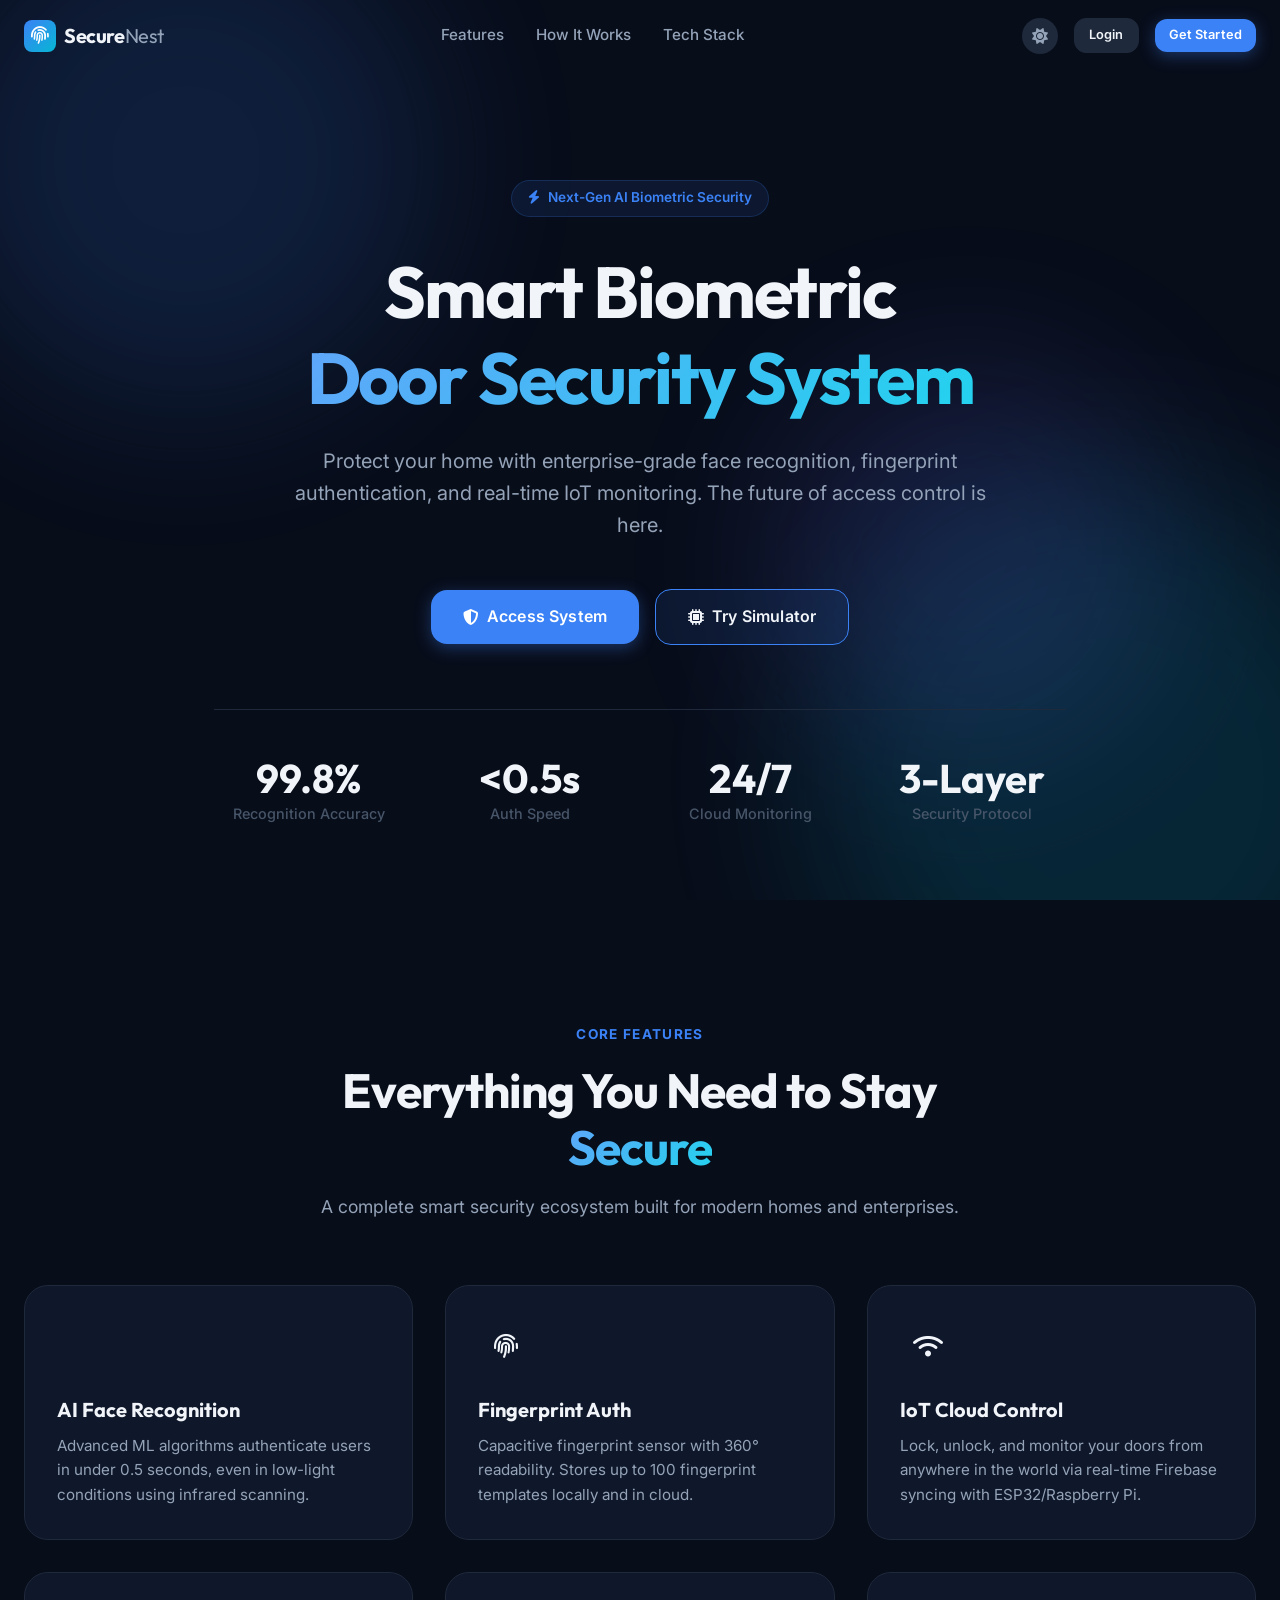
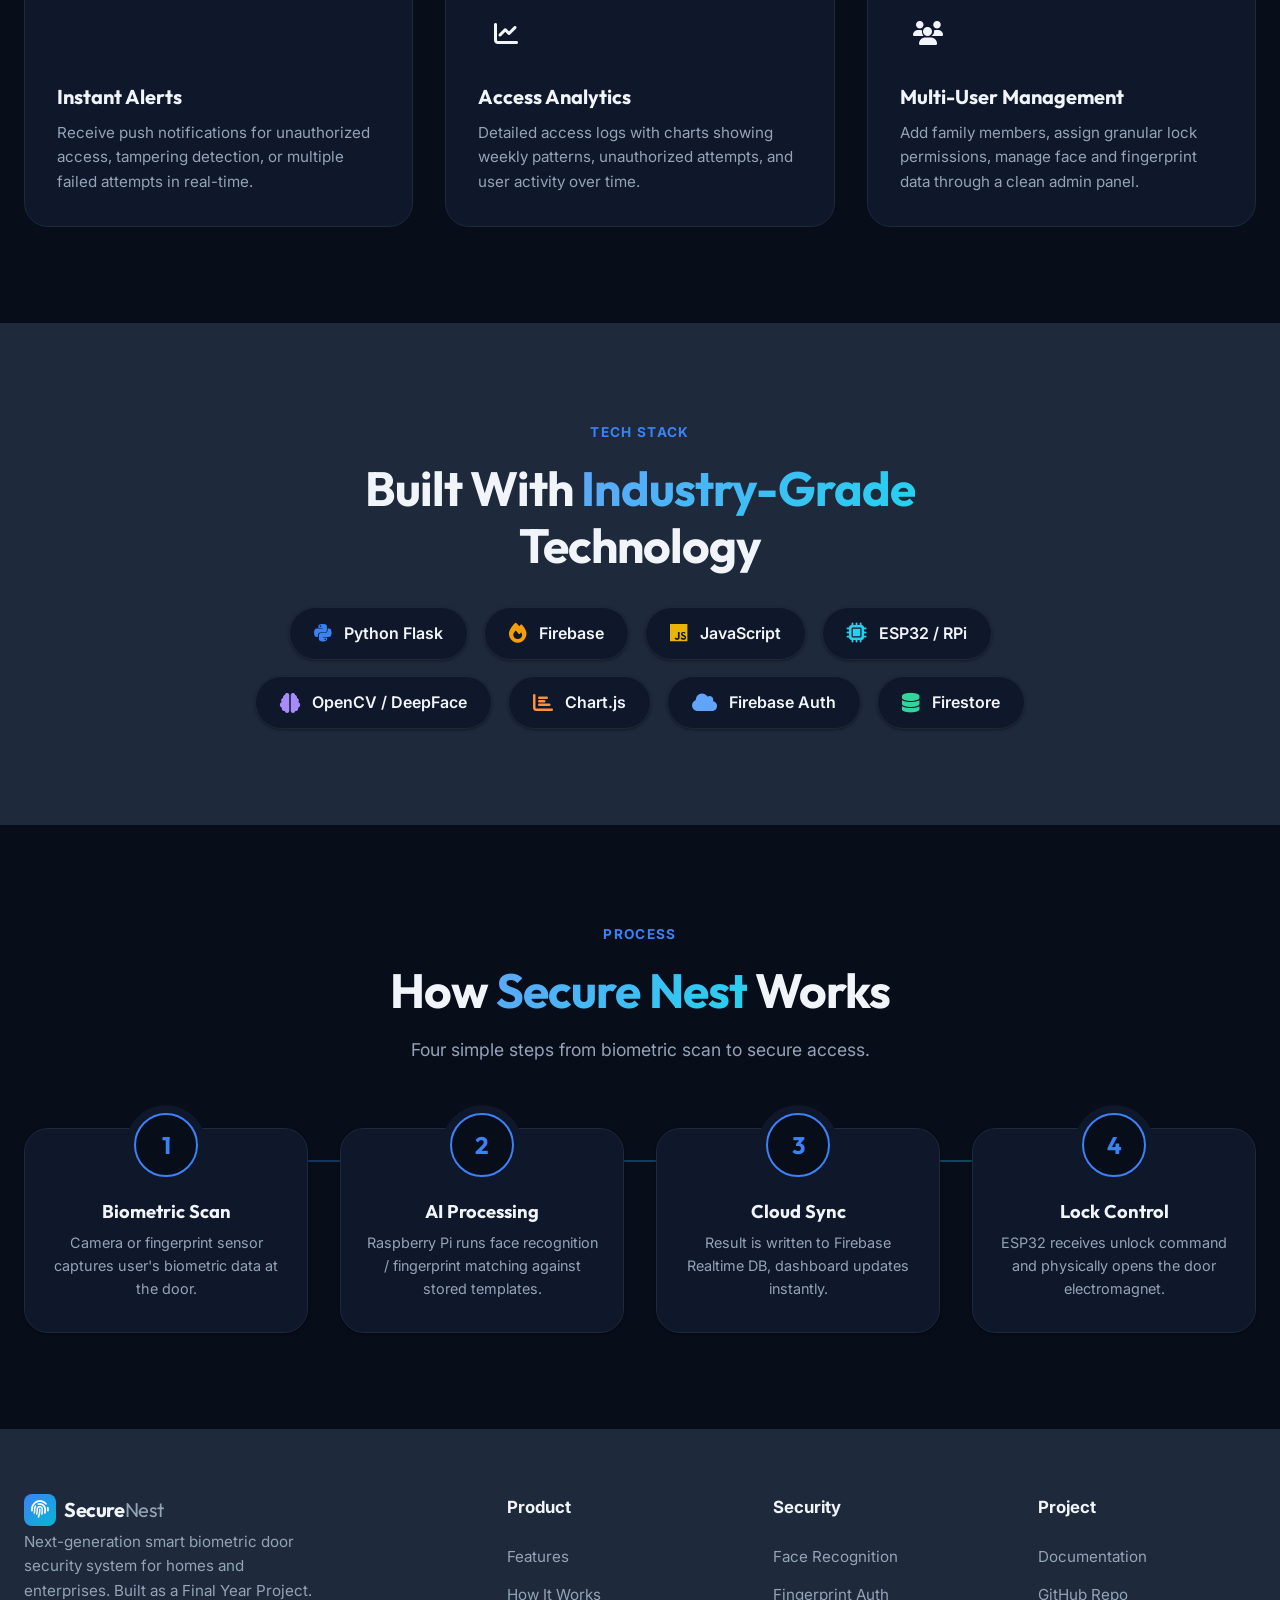
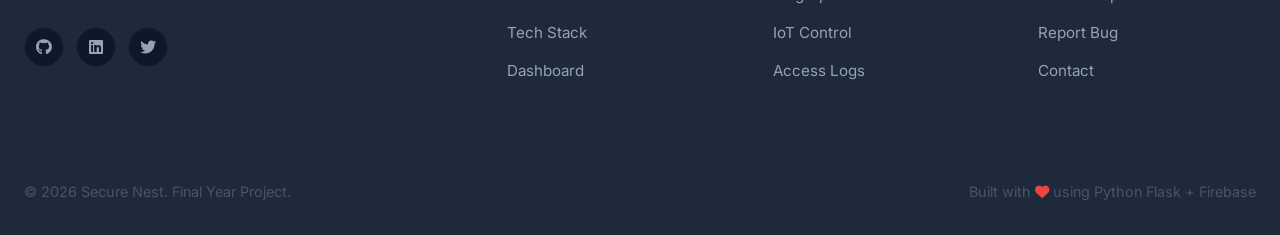
<file: frontend/index.html>
<!DOCTYPE html>
<html lang="en" data-theme="dark">
<head>
<meta charset="UTF-8">
<meta name="viewport" content="width=device-width, initial-scale=1.0">
<title>Secure Nest – Smart Biometric Door Security System</title>
<meta name="description" content="Secure Nest is a next-gen smart biometric door lock system using AI face recognition, fingerprint auth, and IoT cloud control.">
<link rel="stylesheet" href="css/main.css">
<link rel="stylesheet" href="css/landing.css">
<link rel="stylesheet" href="https://cdnjs.cloudflare.com/ajax/libs/font-awesome/6.5.0/css/all.min.css">
</head>
<body class="landing-page">

<!-- Background Blobs -->
<div class="bg-blobs">
  <div class="blob blob-1"></div>
  <div class="blob blob-2"></div>
  <div class="blob blob-3"></div>
</div>

<!-- Navbar -->
<nav class="landing-nav" id="landingNav">
  <div class="container nav-inner">
    <a href="index.html" class="nav-logo">
      <div class="nav-logo-icon"><i class="fa-solid fa-fingerprint"></i></div>
      <span class="nav-logo-text">Secure<span>Nest</span></span>
    </a>
    <div class="nav-links">
      <a href="#features" class="nav-link">Features</a>
      <a href="#howitworks" class="nav-link">How It Works</a>
      <a href="#tech" class="nav-link">Tech Stack</a>
    </div>
    <div class="nav-actions">
      <button class="theme-btn" id="themeBtn" title="Toggle theme">
        <i class="fa-solid fa-moon moon-icon"></i>
        <i class="fa-solid fa-sun sun-icon"></i>
      </button>
      <a href="dashboard.html" class="btn btn-secondary btn-sm">Login</a>
      <a href="dashboard.html" class="btn btn-primary btn-sm">Get Started</a>
    </div>
  </div>
</nav>

<!-- Hero -->
<section class="hero">
  <div class="hero-badge"><i class="fa-solid fa-bolt"></i> Next-Gen AI Biometric Security</div>
  <h1 class="hero-title">
    Smart Biometric<br>
    <span class="text-gradient">Door Security System</span>
  </h1>
  <p class="hero-subtitle">
    Protect your home with enterprise-grade face recognition, fingerprint authentication, and real-time IoT monitoring. The future of access control is here.
  </p>
  <div class="hero-actions">
    <a href="dashboard.html" class="btn btn-primary btn-lg">
      <i class="fa-solid fa-shield-halved"></i> Access System
    </a>
    <a href="simulator.html" class="btn btn-secondary btn-lg" style="background: rgba(59, 130, 246, 0.1); border-color: var(--color-primary);">
      <i class="fa-solid fa-microchip"></i> Try Simulator
    </a>
  </div>
  <div class="hero-stats">
    <div class="hero-stat">
      <div class="hero-stat-number">99.8%</div>
      <div class="hero-stat-label">Recognition Accuracy</div>
    </div>
    <div class="hero-stat">
      <div class="hero-stat-number">&lt;0.5s</div>
      <div class="hero-stat-label">Auth Speed</div>
    </div>
    <div class="hero-stat">
      <div class="hero-stat-number">24/7</div>
      <div class="hero-stat-label">Cloud Monitoring</div>
    </div>
    <div class="hero-stat">
      <div class="hero-stat-number">3-Layer</div>
      <div class="hero-stat-label">Security Protocol</div>
    </div>
  </div>
</section>

<!-- Features -->
<section class="features-section" id="features">
  <div class="container">
    <div class="section-header">
      <span class="section-label">Core Features</span>
      <h2 class="section-title">Everything You Need to Stay <span class="text-gradient">Secure</span></h2>
      <p class="section-desc">A complete smart security ecosystem built for modern homes and enterprises.</p>
    </div>
    <div class="features-grid">
      <div class="feature-card animate-fade-in">
        <div class="feature-icon feature-icon-blue"><i class="fa-solid fa-face-viewfinder"></i></div>
        <h3 class="feature-title">AI Face Recognition</h3>
        <p class="feature-desc">Advanced ML algorithms authenticate users in under 0.5 seconds, even in low-light conditions using infrared scanning.</p>
      </div>
      <div class="feature-card animate-fade-in delay-100">
        <div class="feature-icon feature-icon-cyan"><i class="fa-solid fa-fingerprint"></i></div>
        <h3 class="feature-title">Fingerprint Auth</h3>
        <p class="feature-desc">Capacitive fingerprint sensor with 360° readability. Stores up to 100 fingerprint templates locally and in cloud.</p>
      </div>
      <div class="feature-card animate-fade-in delay-200">
        <div class="feature-icon feature-icon-purple"><i class="fa-solid fa-wifi"></i></div>
        <h3 class="feature-title">IoT Cloud Control</h3>
        <p class="feature-desc">Lock, unlock, and monitor your doors from anywhere in the world via real-time Firebase syncing with ESP32/Raspberry Pi.</p>
      </div>
      <div class="feature-card animate-fade-in delay-300">
        <div class="feature-icon feature-icon-red"><i class="fa-solid fa-bell-on"></i></div>
        <h3 class="feature-title">Instant Alerts</h3>
        <p class="feature-desc">Receive push notifications for unauthorized access, tampering detection, or multiple failed attempts in real-time.</p>
      </div>
      <div class="feature-card animate-fade-in delay-400">
        <div class="feature-icon feature-icon-green"><i class="fa-solid fa-chart-line"></i></div>
        <h3 class="feature-title">Access Analytics</h3>
        <p class="feature-desc">Detailed access logs with charts showing weekly patterns, unauthorized attempts, and user activity over time.</p>
      </div>
      <div class="feature-card animate-fade-in delay-400">
        <div class="feature-icon feature-icon-yellow"><i class="fa-solid fa-users"></i></div>
        <h3 class="feature-title">Multi-User Management</h3>
        <p class="feature-desc">Add family members, assign granular lock permissions, manage face and fingerprint data through a clean admin panel.</p>
      </div>
    </div>
  </div>
</section>

<!-- Tech Stack -->
<section class="tech-section" id="tech">
  <div class="container">
    <div class="section-header" style="margin-bottom:2rem">
      <span class="section-label">Tech Stack</span>
      <h2 class="section-title">Built With <span class="text-gradient">Industry-Grade</span> Technology</h2>
    </div>
    <div class="tech-grid">
      <div class="tech-badge"><i class="fa-brands fa-python" style="color:#3b82f6"></i> Python Flask</div>
      <div class="tech-badge"><i class="fa-solid fa-fire" style="color:#f59e0b"></i> Firebase</div>
      <div class="tech-badge"><i class="fa-brands fa-js" style="color:#eab308"></i> JavaScript</div>
      <div class="tech-badge"><i class="fa-solid fa-microchip" style="color:#22d3ee"></i> ESP32 / RPi</div>
      <div class="tech-badge"><i class="fa-solid fa-brain" style="color:#a78bfa"></i> OpenCV / DeepFace</div>
      <div class="tech-badge"><i class="fa-solid fa-chart-bar" style="color:#fb923c"></i> Chart.js</div>
      <div class="tech-badge"><i class="fa-solid fa-cloud" style="color:#60a5fa"></i> Firebase Auth</div>
      <div class="tech-badge"><i class="fa-solid fa-database" style="color:#34d399"></i> Firestore</div>
    </div>
  </div>
</section>

<!-- How It Works -->
<section class="how-section" id="howitworks">
  <div class="container">
    <div class="section-header">
      <span class="section-label">Process</span>
      <h2 class="section-title">How <span class="text-gradient">Secure Nest</span> Works</h2>
      <p class="section-desc">Four simple steps from biometric scan to secure access.</p>
    </div>
    <div class="steps-grid">
      <div class="step-card animate-slide-up">
        <div class="step-number">1</div>
        <h4 class="step-title">Biometric Scan</h4>
        <p class="step-desc">Camera or fingerprint sensor captures user's biometric data at the door.</p>
      </div>
      <div class="step-card animate-slide-up delay-100">
        <div class="step-number">2</div>
        <h4 class="step-title">AI Processing</h4>
        <p class="step-desc">Raspberry Pi runs face recognition / fingerprint matching against stored templates.</p>
      </div>
      <div class="step-card animate-slide-up delay-200">
        <div class="step-number">3</div>
        <h4 class="step-title">Cloud Sync</h4>
        <p class="step-desc">Result is written to Firebase Realtime DB, dashboard updates instantly.</p>
      </div>
      <div class="step-card animate-slide-up delay-300">
        <div class="step-number">4</div>
        <h4 class="step-title">Lock Control</h4>
        <p class="step-desc">ESP32 receives unlock command and physically opens the door electromagnet.</p>
      </div>
    </div>
  </div>
</section>

<!-- Footer -->
<footer class="landing-footer">
  <div class="container">
    <div class="footer-inner">
      <div>
        <a href="index.html" class="nav-logo" style="margin-bottom:.25rem">
          <div class="nav-logo-icon"><i class="fa-solid fa-fingerprint"></i></div>
          <span class="nav-logo-text">Secure<span>Nest</span></span>
        </a>
        <p class="footer-brand-text">Next-generation smart biometric door security system for homes and enterprises. Built as a Final Year Project.</p>
        <div class="footer-socials">
          <a href="#" class="social-btn"><i class="fa-brands fa-github"></i></a>
          <a href="#" class="social-btn"><i class="fa-brands fa-linkedin"></i></a>
          <a href="#" class="social-btn"><i class="fa-brands fa-twitter"></i></a>
        </div>
      </div>
      <div>
        <p class="footer-col-title">Product</p>
        <div class="footer-links">
          <a href="#features">Features</a>
          <a href="#howitworks">How It Works</a>
          <a href="#tech">Tech Stack</a>
          <a href="auth.html">Dashboard</a>
        </div>
      </div>
      <div>
        <p class="footer-col-title">Security</p>
        <div class="footer-links">
          <a href="#">Face Recognition</a>
          <a href="#">Fingerprint Auth</a>
          <a href="#">IoT Control</a>
          <a href="#">Access Logs</a>
        </div>
      </div>
      <div>
        <p class="footer-col-title">Project</p>
        <div class="footer-links">
          <a href="#">Documentation</a>
          <a href="#">GitHub Repo</a>
          <a href="#">Report Bug</a>
          <a href="#">Contact</a>
        </div>
      </div>
    </div>
    <div class="footer-bottom">
      <span>© 2026 Secure Nest. Final Year Project.</span>
      <span>Built with <i class="fa-solid fa-heart" style="color:var(--color-danger)"></i> using Python Flask + Firebase</span>
    </div>
  </div>
</footer>

<script>
// FORCE LOCALHOST REDIRECT (Security & Firebase Fix)
if (window.location.protocol === 'file:') {
    window.location.href = 'http://127.0.0.1:5000';
}

// Theme toggle
const themeBtn = document.getElementById('themeBtn');
const html = document.documentElement;
const savedTheme = localStorage.getItem('sn_theme') || 'dark';
html.setAttribute('data-theme', savedTheme);

themeBtn.addEventListener('click', () => {
  const current = html.getAttribute('data-theme');
  const next = current === 'dark' ? 'light' : 'dark';
  html.setAttribute('data-theme', next);
  localStorage.setItem('sn_theme', next);
});

// Navbar scroll
window.addEventListener('scroll', () => {
  const nav = document.getElementById('landingNav');
  nav.classList.toggle('scrolled', window.scrollY > 40);
});

// Smooth scroll for anchor links
document.querySelectorAll('a[href^="#"]').forEach(a => {
  a.addEventListener('click', e => {
    const target = document.querySelector(a.getAttribute('href'));
    if (target) { e.preventDefault(); target.scrollIntoView({ behavior: 'smooth' }); }
  });
});
</script>
</body>
</html>
</file>
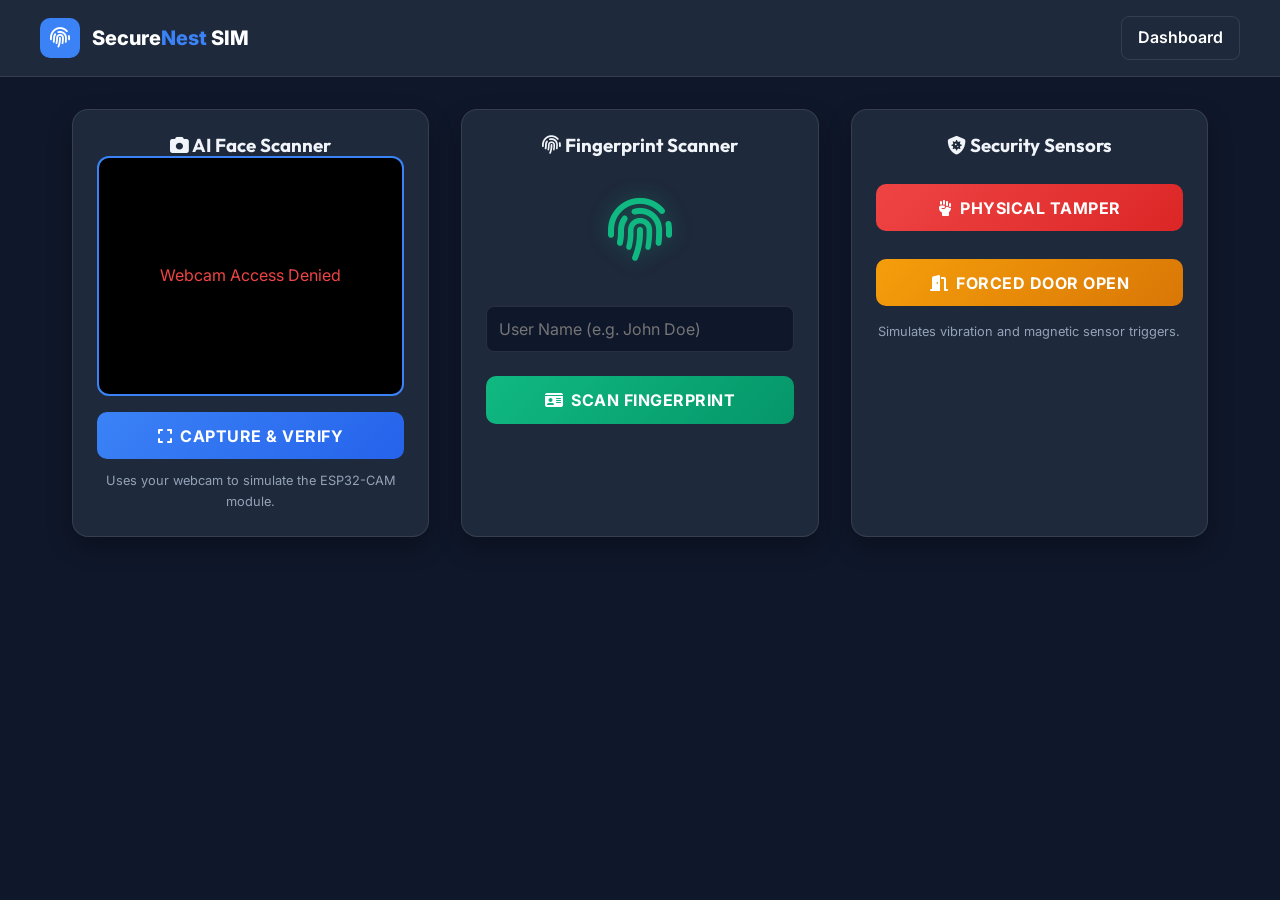
<file: frontend/simulator.html>
<!DOCTYPE html>
<html lang="en" data-theme="dark">
<head>
    <meta charset="UTF-8">
    <meta name="viewport" content="width=device-width, initial-scale=1.0">
    <title>Secure Nest – Hardware Simulator</title>
    <link rel="stylesheet" href="css/main.css">
    <link rel="stylesheet" href="https://cdnjs.cloudflare.com/ajax/libs/font-awesome/6.5.0/css/all.min.css">
    <style>
        :root {
            --bg-app: #0f172a;
            --bg-card: #1e293b;
            --border-color: rgba(255, 255, 255, 0.1);
            --color-primary: #3b82f6;
            --color-danger: #ef4444;
            --color-success: #10b981;
            --color-warning: #f59e0b;
            --text-muted: #94a3b8;
        }
        body {
            background: var(--bg-app);
            color: white;
            font-family: 'Inter', sans-serif;
            margin: 0;
        }
        .simulator-grid {
            display: grid;
            grid-template-columns: repeat(auto-fit, minmax(300px, 1fr));
            gap: 2rem;
            padding: 2rem;
            max-width: 1200px;
            margin: 0 auto;
        }
        .sim-card {
            background: var(--bg-card);
            border: 1px solid var(--border-color);
            border-radius: 16px;
            padding: 1.5rem;
            text-align: center;
            box-shadow: 0 10px 25px rgba(0,0,0,0.3);
        }
        .cam-preview {
            width: 100%;
            height: 240px;
            background: #000;
            border-radius: 12px;
            margin-bottom: 1rem;
            display: flex;
            align-items: center;
            justify-content: center;
            overflow: hidden;
            border: 2px solid var(--color-primary);
        }
        video { width: 100%; height: 100%; object-fit: cover; }
        .sim-btn {
            width: 100%;
            padding: 0.85rem;
            margin-top: 0.75rem;
            border-radius: 10px;
            border: none;
            cursor: pointer;
            font-weight: 700;
            transition: all 0.3s cubic-bezier(0.4, 0, 0.2, 1);
            display: flex;
            align-items: center;
            justify-content: center;
            gap: 0.5rem;
            text-transform: uppercase;
            letter-spacing: 0.5px;
        }
        .sim-btn:hover { transform: translateY(-2px); filter: brightness(1.1); }
        .btn-recognize { background: linear-gradient(135deg, #3b82f6, #2563eb); color: white; }
        .btn-tamper { background: linear-gradient(135deg, #ef4444, #dc2626); color: white; }
        .btn-fingerprint { background: linear-gradient(135deg, #10b981, #059669); color: white; }
        
        .nav-logo { display: flex; align-items: center; gap: 0.75rem; text-decoration: none; color: white; }
        .nav-logo-icon { width: 40px; height: 40px; background: var(--color-primary); border-radius: 10px; display: flex; align-items: center; justify-content: center; font-size: 1.25rem; }
        .nav-logo-text { font-size: 1.25rem; font-weight: 800; }
        .nav-logo-text span { color: var(--color-primary); }
    </style>
</head>
<body>
    <nav style="background:var(--bg-card); padding: 1rem 2rem; border-bottom: 1px solid var(--border-color);">
        <div style="max-width:1200px; margin:0 auto; display:flex; justify-content:space-between; align-items:center;">
            <a href="index.html" class="nav-logo">
                <div class="nav-logo-icon"><i class="fa-solid fa-fingerprint"></i></div>
                <span class="nav-logo-text">Secure<span>Nest</span> SIM</span>
            </a>
            <a href="dashboard.html" style="color:white; text-decoration:none; font-weight:600; padding:0.5rem 1rem; border:1px solid var(--border-color); border-radius:8px;">Dashboard</a>
        </div>
    </nav>

    <div class="simulator-grid">
        <!-- Camera Simulator -->
        <div class="sim-card">
            <h3><i class="fa-solid fa-camera"></i> AI Face Scanner</h3>
            <div class="cam-preview" id="camPreview">
                <video id="video" autoplay playsinline></video>
                <canvas id="canvas" style="display:none"></canvas>
            </div>
            <button class="sim-btn btn-recognize" onclick="simulateFaceRecognize()">
                <i class="fa-solid fa-expand"></i> Capture & Verify
            </button>
            <p class="text-xs text-muted" style="margin-top:0.75rem; font-size:0.8rem">Uses your webcam to simulate the ESP32-CAM module.</p>
        </div>

        <!-- Fingerprint Simulator -->
        <div class="sim-card">
            <h3><i class="fa-solid fa-fingerprint"></i> Fingerprint Scanner</h3>
            <div style="font-size:4rem; margin:1.5rem 0; color:var(--color-success); filter: drop-shadow(0 0 10px rgba(16,185,129,0.3))">
                <i class="fa-solid fa-fingerprint"></i>
            </div>
            <input type="text" id="fingerUser" placeholder="User Name (e.g. John Doe)" style="width:100%; padding:0.75rem; background:var(--bg-app); border:1px solid var(--border-color); border-radius:8px; color:white; margin-bottom:0.75rem; box-sizing:border-box;">
            <button class="sim-btn btn-fingerprint" onclick="simulateFingerprint()">
                <i class="fa-solid fa-id-card"></i> Scan Fingerprint
            </button>
        </div>

        <!-- Sensor Simulator -->
        <div class="sim-card">
            <h3><i class="fa-solid fa-shield-virus"></i> Security Sensors</h3>
            <div style="display:flex; gap:1rem; flex-direction:column; margin-top:1rem">
                <button class="sim-btn btn-tamper" onclick="simulateTamper()">
                    <i class="fa-solid fa-hand-fist"></i> Physical Tamper
                </button>
                <button class="sim-btn btn-tamper" style="background: linear-gradient(135deg, #f59e0b, #d97706);" onclick="simulateForcedEntry()">
                    <i class="fa-solid fa-door-open"></i> Forced Door Open
                </button>
            </div>
            <p class="text-xs text-muted" style="margin-top:1rem; font-size:0.8rem">Simulates vibration and magnetic sensor triggers.</p>
        </div>
    </div>

    <script>
        const video = document.getElementById('video');
        const canvas = document.getElementById('canvas');
        const BACKEND = 'http://localhost:5000';

        // Start Webcam
        if (navigator.mediaDevices.getUserMedia) {
            navigator.mediaDevices.getUserMedia({ video: true })
                .then(stream => { video.srcObject = stream; })
                .catch(err => {
                    console.error("Webcam error:", err);
                    document.getElementById('camPreview').innerHTML = '<p style="color:var(--color-danger)">Webcam Access Denied</p>';
                });
        }

        async function simulateFaceRecognize() {
            const context = canvas.getContext('2d');
            canvas.width = video.videoWidth;
            canvas.height = video.videoHeight;
            context.drawImage(video, 0, 0);
            
            canvas.toBlob(async (blob) => {
                const formData = new FormData();
                formData.append('image', blob, 'capture.jpg');
                formData.append('door_id', 'front_door');

                try {
                    const res = await fetch(`${BACKEND}/api/face/recognize`, {
                        method: 'POST',
                        body: formData
                    });
                    const data = await res.json();
                    if (data.status === 'unlocked') {
                        alert(`Access Granted! Welcome ${data.user} (Confidence: ${Math.round(data.confidence * 100)}%)`);
                    } else {
                        alert(`Access Denied: ${data.reason}`);
                    }
                } catch (e) {
                    alert("Error connecting to Backend: " + e.message);
                }
            }, 'image/jpeg');
        }

        async function simulateFingerprint() {
            const user = document.getElementById('fingerUser').value || "Guest";
            try {
                await fetch(`${BACKEND}/api/logs/add`, {
                    method: 'POST',
                    headers: { 'Content-Type': 'application/json' },
                    body: JSON.stringify({
                        user: user,
                        door: "Front Door",
                        method: "Fingerprint",
                        status: "Granted"
                    })
                });
                alert("Fingerprint Scanned! Front Door Unlocked.");
            } catch (e) {
                alert("Error: " + e.message);
            }
        }

        async function simulateTamper() {
            try {
                await fetch(`${BACKEND}/api/alerts/add`, {
                    method: 'POST',
                    headers: { 'Content-Type': 'application/json' },
                    body: JSON.stringify({
                        type: "tamper_alert",
                        title: "Physical Tamper Detected",
                        level: "high",
                        desc: "High-intensity vibration detected at Front Door lock casing."
                    })
                });
                alert("Tamper Alert Sent to Dashboard!");
            } catch (e) {
                alert("Error: " + e.message);
            }
        }

        async function simulateForcedEntry() {
            try {
                await fetch(`${BACKEND}/api/alerts/add`, {
                    method: 'POST',
                    headers: { 'Content-Type': 'application/json' },
                    body: JSON.stringify({
                        type: "forced_entry",
                        title: "Unauthorized Door Opening",
                        level: "high",
                        desc: "Magnetic sensor triggered without valid biometric authentication."
                    })
                });
                alert("Forced Entry Alert Sent to Dashboard!");
            } catch (e) {
                alert("Error: " + e.message);
            }
        }
    </script>
</body>
</html>
</file>
<file: frontend/css/main.css>
/* ============================================================
   SECURE NEST – main.css
   Global Design System: Tokens, Resets, Typography, Utilities
   ============================================================ */

/* ── Google Fonts ─────────────────────────────────────────── */
@import url('https://fonts.googleapis.com/css2?family=Inter:wght@300;400;500;600;700;800;900&family=Outfit:wght@400;500;600;700;800&display=swap');

/* ── CSS Custom Properties (Design Tokens) ───────────────── */
:root {
  /* Brand Colors */
  --color-brand-50:   #eff6ff;
  --color-brand-100:  #dbeafe;
  --color-brand-200:  #bfdbfe;
  --color-brand-400:  #60a5fa;
  --color-brand-500:  #3b82f6;
  --color-brand-600:  #2563eb;
  --color-brand-700:  #1d4ed8;
  --color-brand-900:  #1e3a8a;

  /* Accent */
  --color-cyan-400:   #22d3ee;
  --color-cyan-500:   #06b6d4;
  --color-indigo-400: #818cf8;
  --color-indigo-500: #6366f1;
  --color-indigo-600: #4f46e5;

  /* Status */
  --color-success:    #22c55e;
  --color-warning:    #f59e0b;
  --color-danger:     #ef4444;
  --color-info:       #3b82f6;

  /* Light Mode Surface */
  --bg-body:          #f0f4f8;
  --bg-surface:       #ffffff;
  --bg-surface-2:     #f8fafc;
  --bg-surface-3:     #e2e8f0;
  --border-color:     #e2e8f0;
  --text-primary:     #0f172a;
  --text-secondary:   #475569;
  --text-muted:       #94a3b8;
  --shadow-sm:        0 1px 3px rgba(0,0,0,0.08), 0 1px 2px rgba(0,0,0,0.04);
  --shadow-md:        0 4px 16px rgba(0,0,0,0.08), 0 2px 4px rgba(0,0,0,0.04);
  --shadow-lg:        0 10px 40px rgba(0,0,0,0.10), 0 4px 8px rgba(0,0,0,0.06);
  --shadow-brand:     0 8px 32px rgba(59,130,246,0.25);

  /* Sizing */
  --sidebar-width:    260px;
  --header-height:    72px;
  --radius-sm:        8px;
  --radius-md:        12px;
  --radius-lg:        16px;
  --radius-xl:        24px;
  --radius-full:      9999px;

  /* Transitions */
  --transition-fast:  0.15s ease;
  --transition-base:  0.25s ease;
  --transition-slow:  0.4s ease;

  /* Dynamic Theme Variables (User Customizable) */
  --color-primary:    #3b82f6;
  --bg-sidebar:       #0f172a;
}

/* ── Dark Mode Tokens ─────────────────────────────────────── */
[data-theme="dark"] {
  --bg-body:          #080d1a;
  --bg-surface:       #0f172a;
  --bg-surface-2:     #1e293b;
  --bg-surface-3:     #263348;
  --border-color:     #1e293b;
  --text-primary:     #f1f5f9;
  --text-secondary:   #94a3b8;
  --text-muted:       #475569;
  --shadow-sm:        0 1px 3px rgba(0,0,0,0.4);
  --shadow-md:        0 4px 16px rgba(0,0,0,0.4);
  --shadow-lg:        0 10px 40px rgba(0,0,0,0.5);
  --shadow-brand:     0 8px 32px rgba(59,130,246,0.20);
}

/* ── Reset & Base ─────────────────────────────────────────── */
*, *::before, *::after {
  box-sizing: border-box;
  margin: 0;
  padding: 0;
}

html {
  scroll-behavior: smooth;
  -webkit-tap-highlight-color: transparent;
}

body {
  font-family: 'Inter', sans-serif;
  background-color: var(--bg-body);
  color: var(--text-primary);
  line-height: 1.6;
  min-height: 100vh;
  transition: background-color var(--transition-base), color var(--transition-base);
  -webkit-font-smoothing: antialiased;
  -moz-osx-font-smoothing: grayscale;
}

a {
  color: var(--color-primary);
  text-decoration: none;
  transition: color var(--transition-fast);
}

a:hover { color: var(--color-brand-400); }

img { max-width: 100%; height: auto; display: block; }

button {
  cursor: pointer;
  border: none;
  background: none;
  font-family: inherit;
  font-size: inherit;
}

input, select, textarea {
  font-family: inherit;
  font-size: inherit;
}

ul, ol { list-style: none; }

/* ── Custom Scrollbar ─────────────────────────────────────── */
::-webkit-scrollbar { width: 6px; height: 6px; }
::-webkit-scrollbar-track { background: transparent; }
::-webkit-scrollbar-thumb {
  background: var(--text-muted);
  border-radius: var(--radius-full);
}
::-webkit-scrollbar-thumb:hover { background: var(--text-secondary); }

/* ── Typography ───────────────────────────────────────────── */
.font-display { font-family: 'Outfit', sans-serif; }

h1, h2, h3, h4, h5, h6 {
  font-family: 'Outfit', sans-serif;
  line-height: 1.2;
  font-weight: 700;
  color: var(--text-primary);
}

.text-xs   { font-size: 0.75rem; }
.text-sm   { font-size: 0.875rem; }
.text-base { font-size: 1rem; }
.text-lg   { font-size: 1.125rem; }
.text-xl   { font-size: 1.25rem; }
.text-2xl  { font-size: 1.5rem; }
.text-3xl  { font-size: 1.875rem; }
.text-4xl  { font-size: 2.25rem; }
.text-5xl  { font-size: 3rem; }
.text-6xl  { font-size: 3.75rem; }
.text-7xl  { font-size: 4.5rem; }

.font-light    { font-weight: 300; }
.font-normal   { font-weight: 400; }
.font-medium   { font-weight: 500; }
.font-semibold { font-weight: 600; }
.font-bold     { font-weight: 700; }
.font-extrabold{ font-weight: 800; }
.font-black    { font-weight: 900; }

.text-primary   { color: var(--text-primary); }
.text-secondary { color: var(--text-secondary); }
.text-muted     { color: var(--text-muted); }
.text-brand     { color: var(--color-primary); }
.text-success   { color: var(--color-success); }
.text-warning   { color: var(--color-warning); }
.text-danger    { color: var(--color-danger); }

.text-gradient {
  background: linear-gradient(135deg, var(--color-brand-400), var(--color-cyan-400));
  -webkit-background-clip: text;
  -webkit-text-fill-color: transparent;
  background-clip: text;
}

.text-gradient-purple {
  background: linear-gradient(135deg, var(--color-primary), var(--color-indigo-400));
  -webkit-background-clip: text;
  -webkit-text-fill-color: transparent;
  background-clip: text;
}

/* ── Layout Utilities ─────────────────────────────────────── */
.container {
  width: 100%;
  max-width: 1280px;
  margin: 0 auto;
  padding: 0 1.5rem;
}

.flex { display: flex; }
.flex-col { flex-direction: column; }
.flex-1 { flex: 1; }
.items-center { align-items: center; }
.items-start  { align-items: flex-start; }
.justify-center  { justify-content: center; }
.justify-between { justify-content: space-between; }
.justify-end     { justify-content: flex-end; }
.gap-1 { gap: 0.25rem; }
.gap-2 { gap: 0.5rem; }
.gap-3 { gap: 0.75rem; }
.gap-4 { gap: 1rem; }
.gap-6 { gap: 1.5rem; }
.gap-8 { gap: 2rem; }

.grid { display: grid; }
.grid-2 { grid-template-columns: repeat(2, 1fr); }
.grid-3 { grid-template-columns: repeat(3, 1fr); }
.grid-4 { grid-template-columns: repeat(4, 1fr); }

.hidden  { display: none; }
.block   { display: block; }
.inline-block { display: inline-block; }

.w-full  { width: 100%; }
.h-full  { height: 100%; }
.min-h-screen { min-height: 100vh; }

.relative { position: relative; }
.absolute { position: absolute; }
.fixed    { position: fixed; }
.sticky   { position: sticky; }

.overflow-hidden { overflow: hidden; }
.overflow-y-auto { overflow-y: auto; }
.overflow-x-auto { overflow-x: auto; }

.rounded-sm   { border-radius: var(--radius-sm); }
.rounded-md   { border-radius: var(--radius-md); }
.rounded-lg   { border-radius: var(--radius-lg); }
.rounded-xl   { border-radius: var(--radius-xl); }
.rounded-full { border-radius: var(--radius-full); }

/* ── Spacing ──────────────────────────────────────────────── */
.p-2  { padding: 0.5rem; }
.p-3  { padding: 0.75rem; }
.p-4  { padding: 1rem; }
.p-6  { padding: 1.5rem; }
.p-8  { padding: 2rem; }
.px-4 { padding-left: 1rem; padding-right: 1rem; }
.px-6 { padding-left: 1.5rem; padding-right: 1.5rem; }
.py-2 { padding-top: 0.5rem; padding-bottom: 0.5rem; }
.py-3 { padding-top: 0.75rem; padding-bottom: 0.75rem; }
.py-4 { padding-top: 1rem; padding-bottom: 1rem; }
.mb-1 { margin-bottom: 0.25rem; }
.mb-2 { margin-bottom: 0.5rem; }
.mb-3 { margin-bottom: 0.75rem; }
.mb-4 { margin-bottom: 1rem; }
.mb-6 { margin-bottom: 1.5rem; }
.mb-8 { margin-bottom: 2rem; }
.mt-1 { margin-top: 0.25rem; }
.mt-2 { margin-top: 0.5rem; }
.mt-4 { margin-top: 1rem; }
.mt-6 { margin-top: 1.5rem; }
.mx-auto { margin-left: auto; margin-right: auto; }

/* ── Cards ────────────────────────────────────────────────── */
.card {
  background: var(--bg-surface);
  border: 1px solid var(--border-color);
  border-radius: var(--radius-lg);
  box-shadow: var(--shadow-sm);
  transition: box-shadow var(--transition-base), transform var(--transition-base);
}

.card:hover {
  box-shadow: var(--shadow-md);
}

.card-hover:hover {
  transform: translateY(-2px);
  box-shadow: var(--shadow-lg);
}

/* ── Glassmorphism ────────────────────────────────────────── */
.glass {
  background: rgba(255, 255, 255, 0.08);
  backdrop-filter: blur(20px);
  -webkit-backdrop-filter: blur(20px);
  border: 1px solid rgba(255, 255, 255, 0.12);
}

[data-theme="light"] .glass {
  background: rgba(255, 255, 255, 0.75);
  border: 1px solid rgba(255, 255, 255, 0.5);
}

/* ── Buttons ──────────────────────────────────────────────── */
.btn {
  display: inline-flex;
  align-items: center;
  justify-content: center;
  gap: 0.5rem;
  padding: 0.625rem 1.25rem;
  border-radius: var(--radius-md);
  font-weight: 600;
  font-size: 0.9rem;
  transition: all var(--transition-fast);
  white-space: nowrap;
  letter-spacing: 0.01em;
}

.btn-primary {
  background: linear-gradient(135deg, var(--color-primary), var(--color-primary));
  color: #fff;
  box-shadow: 0 4px 16px rgba(59,130,246,0.35);
}

.btn-primary:hover {
  transform: translateY(-1px);
  box-shadow: 0 6px 24px rgba(59,130,246,0.45);
  filter: brightness(1.05);
}

.btn-primary:active { transform: translateY(0); }

.btn-secondary {
  background: var(--bg-surface-2);
  color: var(--text-primary);
  border: 1px solid var(--border-color);
}

.btn-secondary:hover {
  background: var(--bg-surface-3);
  border-color: var(--color-primary);
  color: var(--color-primary);
}

.btn-danger {
  background: rgba(239,68,68,0.1);
  color: var(--color-danger);
  border: 1px solid rgba(239,68,68,0.3);
}

.btn-danger:hover {
  background: var(--color-danger);
  color: #fff;
}

.btn-sm {
  padding: 0.375rem 0.875rem;
  font-size: 0.8rem;
}

.btn-lg {
  padding: 0.875rem 2rem;
  font-size: 1rem;
  border-radius: var(--radius-lg);
}

.btn-icon {
  width: 40px;
  height: 40px;
  padding: 0;
  border-radius: var(--radius-md);
  background: var(--bg-surface-2);
  color: var(--text-secondary);
  border: 1px solid var(--border-color);
}

.btn-icon:hover {
  background: var(--color-primary);
  color: #fff;
  border-color: var(--color-primary);
}

/* ── Badges ───────────────────────────────────────────────── */
.badge {
  display: inline-flex;
  align-items: center;
  gap: 0.25rem;
  padding: 0.2rem 0.65rem;
  border-radius: var(--radius-full);
  font-size: 0.72rem;
  font-weight: 600;
  letter-spacing: 0.02em;
}

.badge-success {
  background: rgba(34,197,94,0.12);
  color: var(--color-success);
  border: 1px solid rgba(34,197,94,0.25);
}

.badge-danger {
  background: rgba(239,68,68,0.12);
  color: var(--color-danger);
  border: 1px solid rgba(239,68,68,0.25);
}

.badge-warning {
  background: rgba(245,158,11,0.12);
  color: var(--color-warning);
  border: 1px solid rgba(245,158,11,0.25);
}

.badge-info {
  background: rgba(59,130,246,0.12);
  color: var(--color-primary);
  border: 1px solid rgba(59,130,246,0.25);
}

/* ── Form Elements ────────────────────────────────────────── */
.form-group { margin-bottom: 1.25rem; }

.form-label {
  display: block;
  font-size: 0.85rem;
  font-weight: 500;
  color: var(--text-secondary);
  margin-bottom: 0.4rem;
}

.form-input {
  width: 100%;
  padding: 0.7rem 1rem;
  background: var(--bg-surface-2);
  border: 1.5px solid var(--border-color);
  border-radius: var(--radius-md);
  color: var(--text-primary);
  font-size: 0.9rem;
  transition: border-color var(--transition-fast), box-shadow var(--transition-fast);
  outline: none;
}

.form-input:focus {
  border-color: var(--color-primary);
  box-shadow: 0 0 0 3px rgba(59,130,246,0.12);
}

.form-input::placeholder { color: var(--text-muted); }

.input-group {
  position: relative;
}

.input-icon {
  position: absolute;
  left: 0.875rem;
  top: 50%;
  transform: translateY(-50%);
  color: var(--text-muted);
  pointer-events: none;
}

.input-group .form-input { padding-left: 2.5rem; }

/* ── Toggle Switch ────────────────────────────────────────── */
.toggle {
  position: relative;
  display: inline-block;
  width: 44px;
  height: 24px;
  flex-shrink: 0;
}

.toggle input { opacity: 0; width: 0; height: 0; }

.toggle-slider {
  position: absolute;
  inset: 0;
  background: var(--bg-surface-3);
  border-radius: var(--radius-full);
  cursor: pointer;
  transition: background var(--transition-fast);
}

.toggle-slider::before {
  content: '';
  position: absolute;
  width: 18px;
  height: 18px;
  background: #fff;
  border-radius: 50%;
  top: 3px;
  left: 3px;
  transition: transform var(--transition-fast);
  box-shadow: 0 1px 4px rgba(0,0,0,0.2);
}

.toggle input:checked + .toggle-slider { background: var(--color-primary); }
.toggle input:checked + .toggle-slider::before { transform: translateX(20px); }

/* ── Divider ──────────────────────────────────────────────── */
.divider {
  height: 1px;
  background: var(--border-color);
  margin: 1.5rem 0;
}

/* ── Animations ───────────────────────────────────────────── */
@keyframes fadeIn {
  from { opacity: 0; transform: translateY(12px); }
  to   { opacity: 1; transform: translateY(0); }
}

@keyframes fadeInLeft {
  from { opacity: 0; transform: translateX(-20px); }
  to   { opacity: 1; transform: translateX(0); }
}

@keyframes fadeInScale {
  from { opacity: 0; transform: scale(0.95); }
  to   { opacity: 1; transform: scale(1); }
}

@keyframes slideUp {
  from { opacity: 0; transform: translateY(24px); }
  to   { opacity: 1; transform: translateY(0); }
}

@keyframes pulseGreen {
  0%   { box-shadow: 0 0 0 0 rgba(34,197,94,0.6); }
  70%  { box-shadow: 0 0 0 10px rgba(34,197,94,0); }
  100% { box-shadow: 0 0 0 0 rgba(34,197,94,0); }
}

@keyframes pulseRed {
  0%   { box-shadow: 0 0 0 0 rgba(239,68,68,0.6); }
  70%  { box-shadow: 0 0 0 10px rgba(239,68,68,0); }
  100% { box-shadow: 0 0 0 0 rgba(239,68,68,0); }
}

@keyframes blobFloat {
  0%, 100% { transform: translate(0, 0) scale(1); }
  33%       { transform: translate(30px, -50px) scale(1.1); }
  66%       { transform: translate(-20px, 20px) scale(0.9); }
}

@keyframes spinSlow {
  from { transform: rotate(0deg); }
  to   { transform: rotate(360deg); }
}

@keyframes lockBounce {
  0%, 100% { transform: scale(1); }
  50%       { transform: scale(1.08); }
}

@keyframes ping {
  75%, 100% { transform: scale(2); opacity: 0; }
}

@keyframes shimmer {
  0%   { background-position: -1000px 0; }
  100% { background-position: 1000px 0; }
}

.animate-fade-in    { animation: fadeIn 0.4s ease both; }
.animate-fade-in-left { animation: fadeInLeft 0.5s ease both; }
.animate-scale-in   { animation: fadeInScale 0.35s ease both; }
.animate-slide-up   { animation: slideUp 0.5s ease both; }
.animate-pulse-green { animation: pulseGreen 2s infinite; }
.animate-pulse-red   { animation: pulseRed 2s infinite; }
.animate-blob        { animation: blobFloat 8s ease-in-out infinite; }
.animate-spin-slow   { animation: spinSlow 3s linear infinite; }
.animate-ping        { animation: ping 1.5s cubic-bezier(0,0,0.2,1) infinite; }

/* Stagger delays */
.delay-100 { animation-delay: 0.1s; }
.delay-200 { animation-delay: 0.2s; }
.delay-300 { animation-delay: 0.3s; }
.delay-400 { animation-delay: 0.4s; }
.delay-600 { animation-delay: 0.6s; }

/* ── Loading Skeleton ─────────────────────────────────────── */
.skeleton {
  background: linear-gradient(90deg,
    var(--bg-surface-2) 25%,
    var(--bg-surface-3) 50%,
    var(--bg-surface-2) 75%);
  background-size: 1000px 100%;
  animation: shimmer 1.5s infinite;
  border-radius: var(--radius-md);
}

/* ── Toast Notifications ──────────────────────────────────── */
#toast-container {
  position: fixed;
  bottom: 1.5rem;
  right: 1.5rem;
  z-index: 9999;
  display: flex;
  flex-direction: column;
  gap: 0.75rem;
  pointer-events: none;
}

.toast {
  display: flex;
  align-items: center;
  gap: 0.75rem;
  padding: 0.875rem 1.25rem;
  border-radius: var(--radius-lg);
  background: var(--bg-surface);
  border: 1px solid var(--border-color);
  box-shadow: var(--shadow-lg);
  font-size: 0.875rem;
  font-weight: 500;
  min-width: 280px;
  max-width: 380px;
  pointer-events: all;
  animation: slideUp 0.35s ease;
  transition: opacity 0.3s ease;
}

.toast-success { border-left: 4px solid var(--color-success); }
.toast-danger  { border-left: 4px solid var(--color-danger); }
.toast-warning { border-left: 4px solid var(--color-warning); }
.toast-info    { border-left: 4px solid var(--color-primary); }

/* ── Icon Wrapper ─────────────────────────────────────────── */
.icon-box {
  display: inline-flex;
  align-items: center;
  justify-content: center;
  flex-shrink: 0;
  border-radius: var(--radius-md);
}

.icon-box-sm  { width: 32px; height: 32px; font-size: 0.9rem; }
.icon-box-md  { width: 42px; height: 42px; font-size: 1.1rem; }
.icon-box-lg  { width: 56px; height: 56px; font-size: 1.4rem; }
.icon-box-xl  { width: 72px; height: 72px; font-size: 1.8rem; border-radius: var(--radius-lg); }

.icon-box-blue    { background: rgba(59,130,246,0.12); color: var(--color-primary); }
.icon-box-green   { background: rgba(34,197,94,0.12);  color: var(--color-success); }
.icon-box-red     { background: rgba(239,68,68,0.12);  color: var(--color-danger); }
.icon-box-yellow  { background: rgba(245,158,11,0.12); color: var(--color-warning); }
.icon-box-purple  { background: rgba(99,102,241,0.12); color: var(--color-indigo-500); }
.icon-box-cyan    { background: rgba(6,182,212,0.12);  color: var(--color-cyan-500); }
.icon-box-brand-grad {
  background: linear-gradient(135deg, var(--color-primary), var(--color-primary));
  color: #fff;
  box-shadow: 0 4px 12px rgba(59,130,246,0.35);
}

/* ── Live Dot ─────────────────────────────────────────────── */
.live-dot {
  display: inline-flex;
  align-items: center;
  gap: 0.4rem;
  font-size: 0.75rem;
  font-weight: 600;
  color: var(--color-success);
}

.live-dot::before {
  content: '';
  width: 8px;
  height: 8px;
  background: var(--color-success);
  border-radius: 50%;
  animation: pulseGreen 2s infinite;
  display: block;
}

/* ── Overlay / Modal ──────────────────────────────────────── */
.overlay {
  position: fixed;
  inset: 0;
  background: rgba(0,0,0,0.65);
  backdrop-filter: blur(4px);
  z-index: 1000;
  opacity: 0;
  visibility: hidden;
  transition: all var(--transition-base);
}

.overlay.active {
  opacity: 1;
  visibility: visible;
}

.modal {
  background: var(--bg-surface);
  border-radius: var(--radius-xl);
  border: 1px solid var(--border-color);
  box-shadow: var(--shadow-lg);
  width: 90%;
  max-width: 560px;
  padding: 2rem;
  animation: fadeInScale 0.3s ease;
}

/* ── Responsive Helpers ───────────────────────────────────── */
@media (max-width: 1024px) {
  .hide-tablet { display: none !important; }
  .grid-4 { grid-template-columns: repeat(2, 1fr); }
  .grid-3 { grid-template-columns: repeat(2, 1fr); }
}

@media (max-width: 768px) {
  .hide-mobile { display: none !important; }
  .grid-4,
  .grid-3,
  .grid-2 { grid-template-columns: 1fr; }
  .text-7xl { font-size: 3rem; }
  .text-6xl { font-size: 2.5rem; }
  .text-5xl { font-size: 2rem; }
}
</file>
<file: frontend/css/landing.css>
/* ============================================================
   SECURE NEST – landing.css
   Styles for the Landing Page
   ============================================================ */

/* ── Background Blobs ─────────────────────────────────────── */
.bg-blobs {
  position: fixed;
  inset: 0;
  z-index: -1;
  overflow: hidden;
  pointer-events: none;
}

.blob {
  position: absolute;
  filter: blur(80px);
  opacity: 0.15;
  border-radius: 50%;
  animation: blobFloat 12s ease-in-out infinite alternate;
}

.blob-1 {
  top: -10%; left: -5%;
  width: 500px; height: 500px;
  background: var(--color-brand-500);
}

.blob-2 {
  bottom: -20%; right: -10%;
  width: 600px; height: 600px;
  background: var(--color-cyan-500);
  animation-delay: -4s;
}

.blob-3 {
  top: 40%; left: 60%;
  width: 400px; height: 400px;
  background: var(--color-indigo-500);
  animation-delay: -8s;
}

[data-theme="light"] .blob { opacity: 0.2; filter: blur(100px); }

/* ── Navbar ───────────────────────────────────────────────── */
.landing-nav {
  position: fixed;
  top: 0; left: 0; right: 0;
  height: var(--header-height);
  z-index: 100;
  transition: all var(--transition-base);
  border-bottom: 1px solid transparent;
}

.landing-nav.scrolled {
  background: rgba(var(--bg-surface-rgb, 15,23,42), 0.85); /* fallback */
  backdrop-filter: blur(16px);
  -webkit-backdrop-filter: blur(16px);
  border-bottom: 1px solid var(--border-color);
  box-shadow: var(--shadow-sm);
}

[data-theme="light"] .landing-nav.scrolled {
  background: rgba(255,255,255, 0.85);
}

.nav-inner {
  height: 100%;
  display: flex;
  align-items: center;
  justify-content: space-between;
}

.nav-logo {
  display: flex;
  align-items: center;
  gap: 0.5rem;
}

.nav-logo-icon {
  width: 32px; height: 32px;
  background: linear-gradient(135deg, var(--color-brand-500), var(--color-cyan-500));
  border-radius: 8px;
  display: flex;
  align-items: center;
  justify-content: center;
  color: #fff;
  font-size: 1.1rem;
}

.nav-logo-text {
  font-family: 'Outfit', sans-serif;
  font-size: 1.25rem;
  font-weight: 700;
  color: var(--text-primary);
  letter-spacing: -0.02em;
}

.nav-logo-text span {
  font-weight: 400;
  color: var(--text-secondary);
}

.nav-links {
  display: flex;
  align-items: center;
  gap: 2rem;
}

.nav-link {
  font-size: 0.95rem;
  font-weight: 500;
  color: var(--text-secondary);
  transition: color var(--transition-fast);
}

.nav-link:hover { color: var(--color-brand-500); }

.nav-actions {
  display: flex;
  align-items: center;
  gap: 1rem;
}

.theme-btn {
  width: 36px; height: 36px;
  display: flex; align-items: center; justify-content: center;
  border-radius: 50%;
  color: var(--text-secondary);
  transition: all var(--transition-fast);
  background: var(--bg-surface-2);
}

.theme-btn:hover { color: var(--text-primary); background: var(--bg-surface-3); }

[data-theme="dark"] .moon-icon { display: none; }
[data-theme="light"] .sun-icon { display: none; }

@media (max-width: 768px) {
  .nav-links { display: none; }
  .nav-actions .btn-secondary { display: none; }
}

/* ── Hero Section ─────────────────────────────────────────── */
.hero {
  padding: 180px 1.5rem 100px;
  display: flex;
  flex-direction: column;
  align-items: center;
  text-align: center;
  max-width: 900px;
  margin: 0 auto;
  position: relative;
}

.hero-badge {
  display: inline-flex;
  align-items: center;
  gap: 0.5rem;
  padding: 0.4rem 1rem;
  background: rgba(59,130,246,0.1);
  color: var(--color-brand-500);
  border: 1px solid rgba(59,130,246,0.2);
  border-radius: var(--radius-full);
  font-size: 0.85rem;
  font-weight: 600;
  margin-bottom: 2rem;
  animation: slideUp 0.6s ease both;
}

.hero-title {
  font-size: 4.5rem;
  letter-spacing: -0.03em;
  margin-bottom: 1.5rem;
  animation: slideUp 0.6s ease 0.1s both;
}

.hero-subtitle {
  font-size: 1.25rem;
  color: var(--text-secondary);
  max-width: 700px;
  margin-bottom: 3rem;
  animation: slideUp 0.6s ease 0.2s both;
}

.hero-actions {
  display: flex;
  align-items: center;
  gap: 1rem;
  margin-bottom: 4rem;
  animation: slideUp 0.6s ease 0.3s both;
}

@media (max-width: 768px) {
  .hero { padding: 140px 1.5rem 60px; }
  .hero-title { font-size: 3rem; }
  .hero-subtitle { font-size: 1.1rem; }
  .hero-actions { flex-direction: column; width: 100%; max-width: 320px; }
  .hero-actions .btn { width: 100%; }
}

.hero-stats {
  display: grid;
  grid-template-columns: repeat(4, 1fr);
  gap: 2rem;
  width: 100%;
  max-width: 1000px;
  padding-top: 3rem;
  border-top: 1px solid var(--border-color);
  animation: slideUp 0.6s ease 0.4s both;
}

.hero-stat {
  display: flex;
  flex-direction: column;
  gap: 0.25rem;
}

.hero-stat-number {
  font-family: 'Outfit', sans-serif;
  font-size: 2.5rem;
  font-weight: 700;
  color: var(--text-primary);
  line-height: 1;
}

.hero-stat-label {
  font-size: 0.9rem;
  font-weight: 500;
  color: var(--text-muted);
}

@media (max-width: 768px) {
  .hero-stats { grid-template-columns: repeat(2, 1fr); gap: 1.5rem; }
  .hero-stat-number { font-size: 2rem; }
}

/* ── Sections Common ──────────────────────────────────────── */
.section-header {
  text-align: center;
  max-width: 700px;
  margin: 0 auto 4rem;
}

.section-label {
  display: inline-block;
  font-size: 0.85rem;
  font-weight: 700;
  text-transform: uppercase;
  letter-spacing: 0.1em;
  color: var(--color-brand-500);
  margin-bottom: 1rem;
}

.section-title {
  font-size: 3rem;
  letter-spacing: -0.02em;
  margin-bottom: 1rem;
}

.section-desc {
  font-size: 1.1rem;
  color: var(--text-secondary);
}

@media (max-width: 768px) {
  .section-title { font-size: 2.25rem; }
  .section-header { margin-bottom: 3rem; }
}

/* ── Features ─────────────────────────────────────────────── */
.features-section { padding: 6rem 0; }

.features-grid {
  display: grid;
  grid-template-columns: repeat(3, 1fr);
  gap: 2rem;
}

.feature-card {
  background: var(--bg-surface);
  border: 1px solid var(--border-color);
  border-radius: var(--radius-xl);
  padding: 2rem;
  transition: all var(--transition-base);
}

.feature-card:hover {
  transform: translateY(-5px);
  box-shadow: var(--shadow-lg);
  border-color: rgba(59,130,246,0.3);
}

.feature-icon {
  width: 56px; height: 56px;
  border-radius: 16px;
  display: flex; align-items: center; justify-content: center;
  font-size: 1.5rem;
  margin-bottom: 1.5rem;
}

.feature-title { font-size: 1.25rem; margin-bottom: 0.75rem; }
.feature-desc { color: var(--text-secondary); font-size: 0.95rem; line-height: 1.6; }

@media (max-width: 1024px) { .features-grid { grid-template-columns: repeat(2, 1fr); } }
@media (max-width: 768px) { .features-grid { grid-template-columns: 1fr; } }

/* ── Tech Stack ───────────────────────────────────────────── */
.tech-section { padding: 6rem 0; background: var(--bg-surface-2); }

.tech-grid {
  display: flex;
  flex-wrap: wrap;
  justify-content: center;
  gap: 1rem;
  max-width: 900px;
  margin: 0 auto;
}

.tech-badge {
  display: flex; align-items: center; gap: 0.75rem;
  padding: 0.8rem 1.5rem;
  background: var(--bg-surface);
  border: 1px solid var(--border-color);
  border-radius: var(--radius-full);
  font-size: 1rem;
  font-weight: 600;
  color: var(--text-primary);
  box-shadow: var(--shadow-sm);
  transition: all 0.2s;
}

.tech-badge:hover {
  transform: translateY(-3px);
  box-shadow: var(--shadow-md);
  border-color: var(--color-brand-400);
}

.tech-badge i { font-size: 1.25rem; }

/* ── How It Works ─────────────────────────────────────────── */
.how-section { padding: 6rem 0; }

.steps-grid {
  display: grid;
  grid-template-columns: repeat(4, 1fr);
  gap: 2rem;
  position: relative;
}

.steps-grid::before {
  content: '';
  position: absolute;
  top: 32px; left: 10%; right: 10%;
  height: 2px;
  background: linear-gradient(90deg, var(--color-brand-500), var(--color-cyan-400));
  z-index: 0;
  opacity: 0.3;
}

.step-card {
  position: relative;
  z-index: 1;
  background: var(--bg-surface);
  border: 1px solid var(--border-color);
  border-radius: var(--radius-xl);
  padding: 2rem 1.5rem;
  text-align: center;
  box-shadow: var(--shadow-sm);
}

.step-number {
  width: 64px; height: 64px;
  background: var(--bg-body);
  border: 2px solid var(--color-brand-500);
  border-radius: 50%;
  display: flex; align-items: center; justify-content: center;
  font-family: 'Outfit', sans-serif;
  font-size: 1.5rem;
  font-weight: 700;
  color: var(--color-brand-500);
  margin: -48px auto 1.5rem;
  box-shadow: 0 0 0 8px var(--bg-surface);
}

.step-title { font-size: 1.15rem; margin-bottom: 0.5rem; }
.step-desc { font-size: 0.9rem; color: var(--text-secondary); }

@media (max-width: 1024px) {
  .steps-grid { grid-template-columns: repeat(2, 1fr); row-gap: 4rem; }
  .steps-grid::before { display: none; }
}
@media (max-width: 768px) { .steps-grid { grid-template-columns: 1fr; } }

/* ── Footer ───────────────────────────────────────────────── */
.landing-footer {
  border-top: 1px solid var(--border-color);
  padding: 4rem 0 2rem;
  background: var(--bg-surface-2);
}

.footer-inner {
  display: grid;
  grid-template-columns: 2fr 1fr 1fr 1fr;
  gap: 3rem;
  margin-bottom: 4rem;
}

.footer-brand-text {
  color: var(--text-secondary);
  font-size: 0.95rem;
  margin-bottom: 1.5rem;
  max-width: 300px;
  line-height: 1.6;
}

.footer-socials { display: flex; gap: 0.75rem; }

.social-btn {
  width: 40px; height: 40px;
  border-radius: 50%;
  background: var(--bg-surface);
  border: 1px solid var(--border-color);
  display: flex; align-items: center; justify-content: center;
  color: var(--text-secondary);
  transition: all var(--transition-fast);
}

.social-btn:hover { background: var(--color-brand-500); color: #fff; border-color: var(--color-brand-500); }

.footer-col-title {
  font-weight: 700;
  font-size: 1.05rem;
  margin-bottom: 1.5rem;
  color: var(--text-primary);
}

.footer-links { display: flex; flex-direction: column; gap: 0.85rem; }

.footer-links a {
  color: var(--text-secondary);
  font-size: 0.95rem;
}
.footer-links a:hover { color: var(--color-brand-500); }

.footer-bottom {
  border-top: 1px solid var(--border-color);
  padding-top: 2rem;
  display: flex;
  justify-content: space-between;
  align-items: center;
  color: var(--text-muted);
  font-size: 0.9rem;
}

@media (max-width: 1024px) {
  .footer-inner { grid-template-columns: 1fr 1fr; }
  .footer-inner > div:first-child { grid-column: 1 / -1; }
}

@media (max-width: 768px) {
  .footer-inner { grid-template-columns: 1fr; gap: 2rem; }
  .footer-bottom { flex-direction: column; gap: 1rem; text-align: center; }
}
</file>
